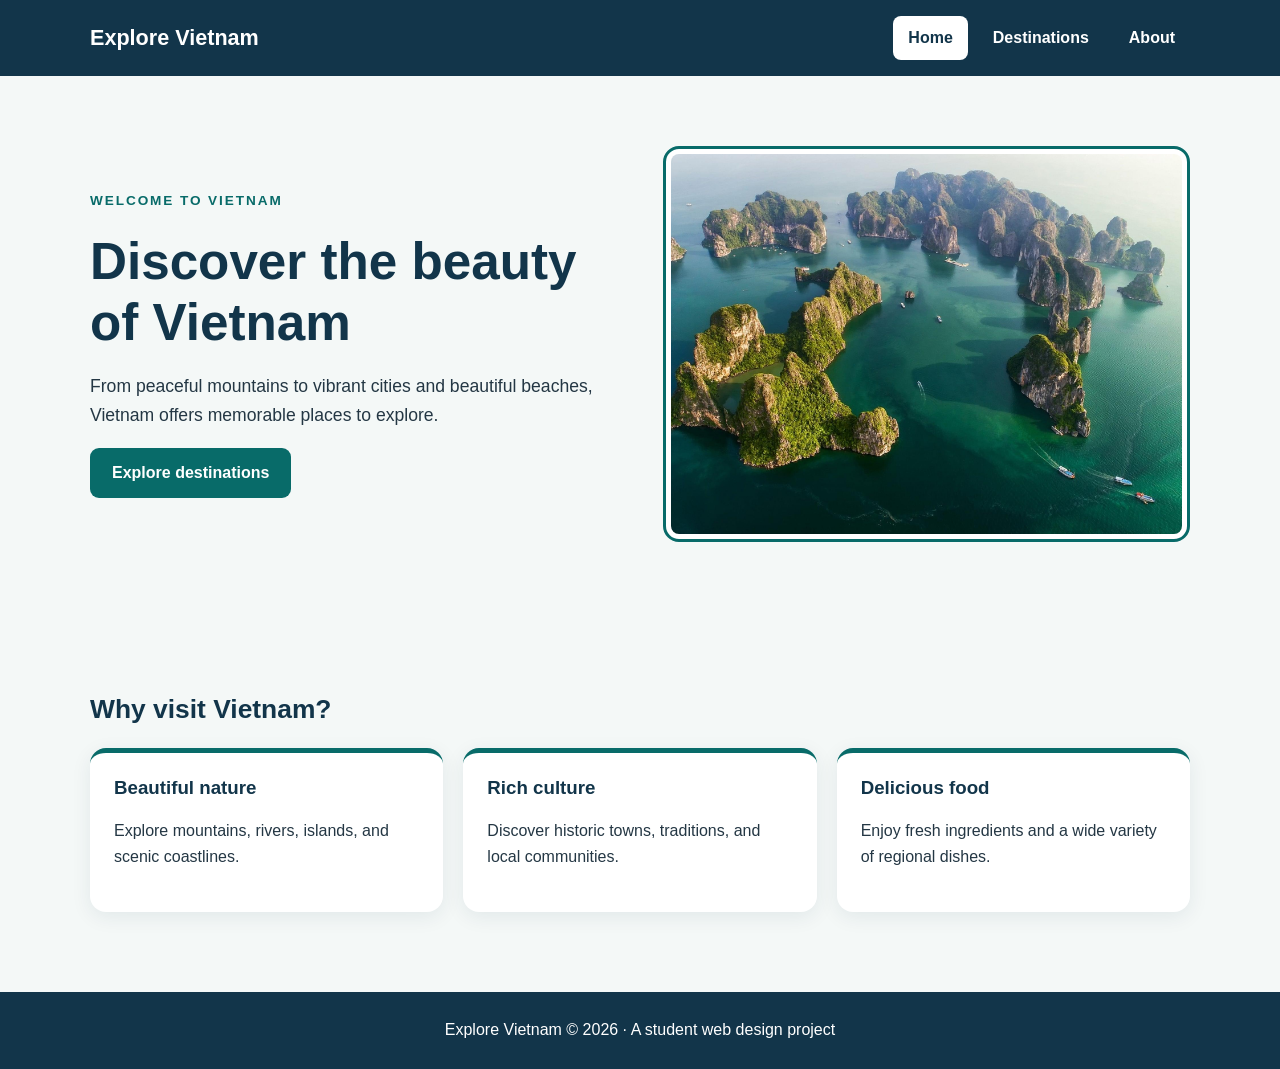
<file: index.html>
<!DOCTYPE html>
<html lang="en">
<head>
  <meta charset="UTF-8">
  <meta name="viewport" content="width=device-width, initial-scale=1.0">
  <meta name="description" content="Explore Vietnam's landscapes, culture, and unforgettable destinations.">
  <title>Home | Explore Vietnam</title>
  <link rel="stylesheet" href="css/style.css">
</head>
<body>
  <a class="skip-link" href="#main-content">Skip to Main Content</a>
  <header class="site-header">
    <div class="header-inner">
      <a class="brand" href="index.html">Explore Vietnam</a>
      <nav aria-label="Main navigation">
        <ul class="nav-list">
          <li><a href="index.html" aria-current="page">Home</a></li>
          <li><a href="destinations.html">Destinations</a></li>
          <li><a href="about.html">About</a></li>
        </ul>
      </nav>
    </div>
  </header>
  <main id="main-content">
    <section class="hero container">
      <div class="hero-copy">
        <p class="eyebrow">Welcome to Vietnam</p>
        <h1>Discover the beauty of Vietnam</h1>
        <p>From peaceful mountains to vibrant cities and beautiful beaches, Vietnam offers memorable places to explore.</p>
        <a class="button" href="destinations.html">Explore destinations</a>
      </div>
      <img class="hero-image" src="images/halong-bay.jpg" alt="Limestone islands rising from the water in Ha Long Bay">
    </section>
    <section class="container section-spacing">
      <h2>Why visit Vietnam?</h2>
      <div class="feature-grid">
        <article class="feature-card"><h3>Beautiful nature</h3><p>Explore mountains, rivers, islands, and scenic coastlines.</p></article>
        <article class="feature-card"><h3>Rich culture</h3><p>Discover historic towns, traditions, and local communities.</p></article>
        <article class="feature-card"><h3>Delicious food</h3><p>Enjoy fresh ingredients and a wide variety of regional dishes.</p></article>
      </div>
    </section>
  </main>
  <footer class="site-footer"><p>Explore Vietnam &copy; 2026 · A student web design project</p></footer>
</body>
</html>
</file>
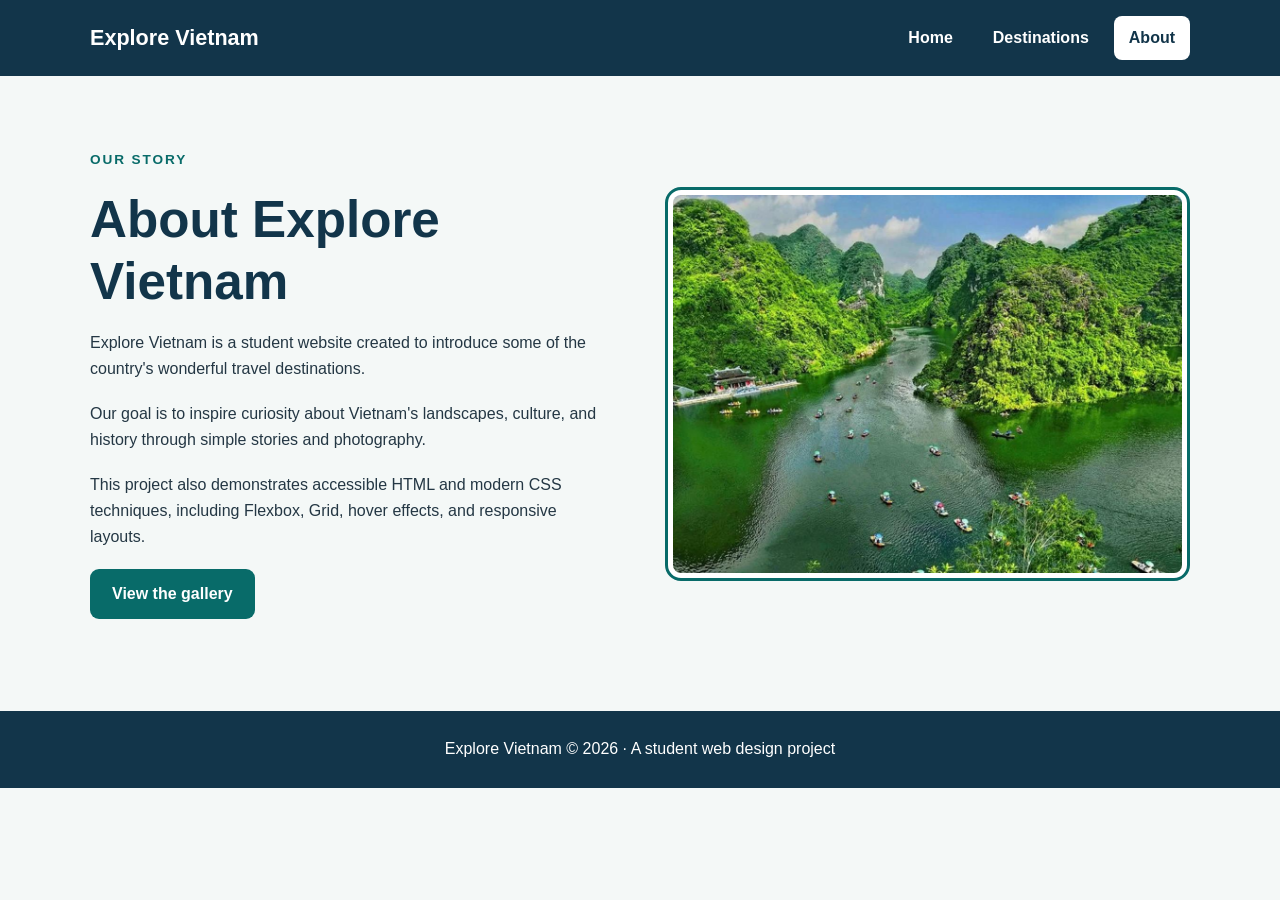
<file: about.html>
<!DOCTYPE html>
<html lang="en">
<head>
  <meta charset="UTF-8">
  <meta name="viewport" content="width=device-width, initial-scale=1.0">
  <meta name="description" content="Learn about the Explore Vietnam student website.">
  <title>About | Explore Vietnam</title>
  <link rel="stylesheet" href="css/style.css">
</head>
<body>
  <a class="skip-link" href="#main-content">Skip to Main Content</a>
  <header class="site-header">
    <div class="header-inner">
      <a class="brand" href="index.html">Explore Vietnam</a>
      <nav aria-label="Main navigation">
        <ul class="nav-list">
          <li><a href="index.html">Home</a></li>
          <li><a href="destinations.html">Destinations</a></li>
          <li><a href="about.html" aria-current="page">About</a></li>
        </ul>
      </nav>
    </div>
  </header>
  <main id="main-content" class="container section-spacing">
    <section class="about-layout">
      <div>
        <p class="eyebrow">Our story</p>
        <h1>About Explore Vietnam</h1>
        <p>Explore Vietnam is a student website created to introduce some of the country's wonderful travel destinations.</p>
        <p>Our goal is to inspire curiosity about Vietnam's landscapes, culture, and history through simple stories and photography.</p>
        <p>This project also demonstrates accessible HTML and modern CSS techniques, including Flexbox, Grid, hover effects, and responsive layouts.</p>
        <a class="button" href="destinations.html">View the gallery</a>
      </div>
      <img src="images/ninhbinh.jpg" alt="River winding between limestone mountains in Ninh Binh">
    </section>
  </main>
  <footer class="site-footer"><p>Explore Vietnam &copy; 2026 · A student web design project</p></footer>
</body>
</html>
</file>
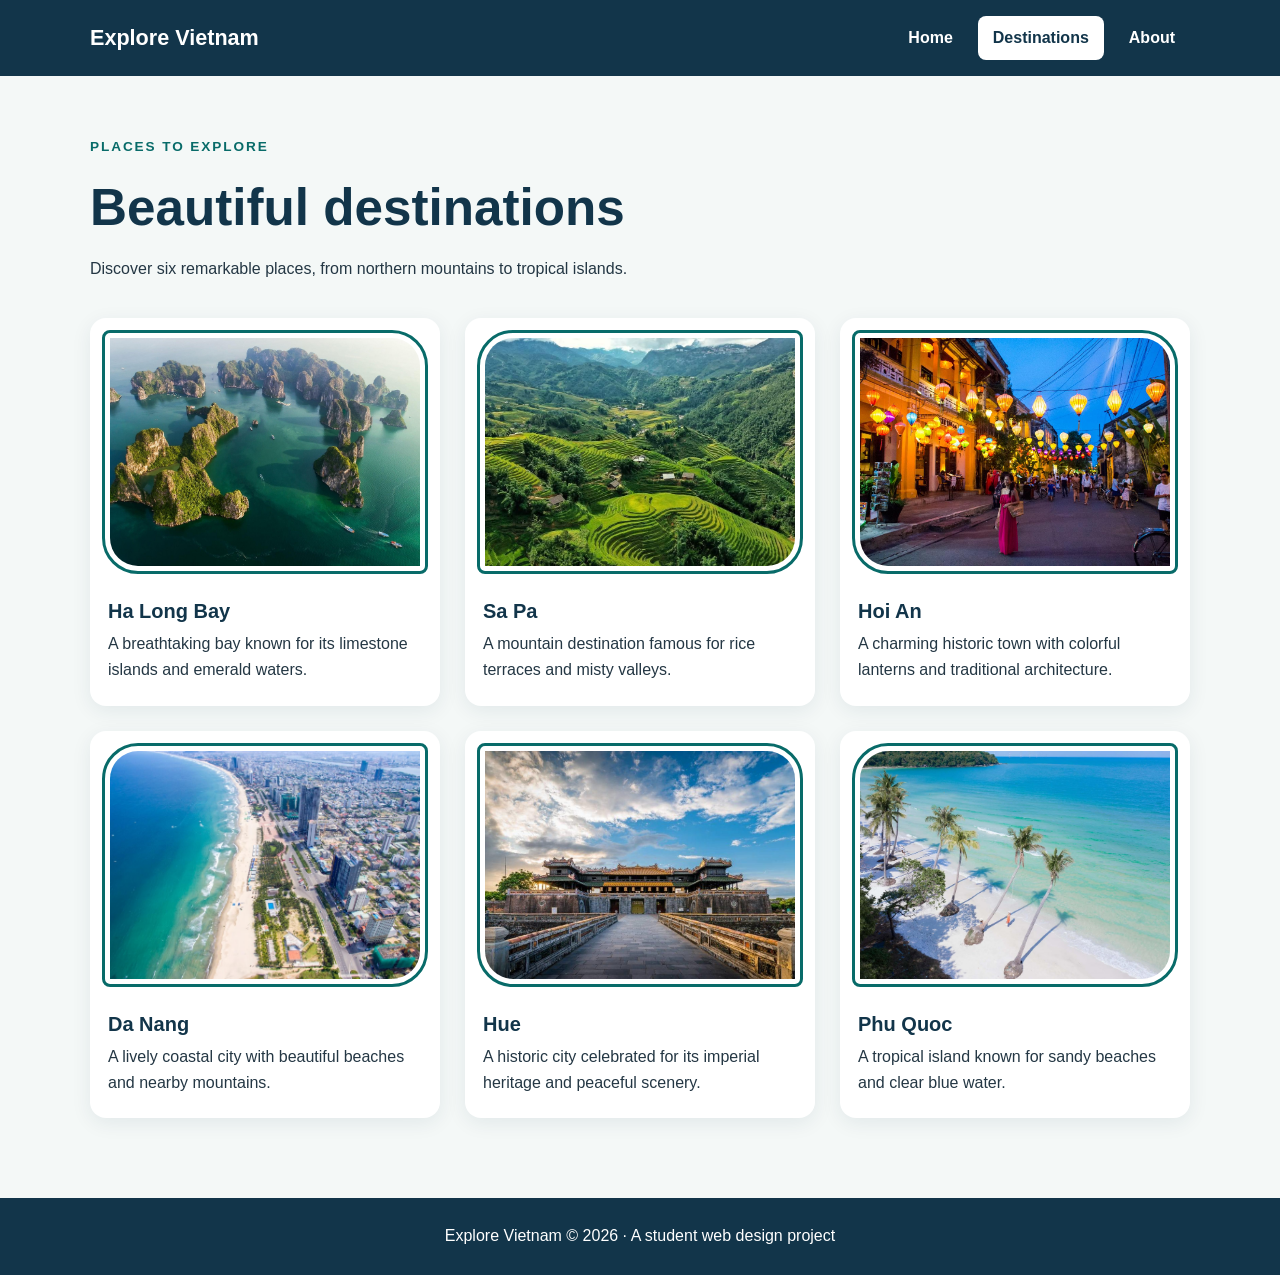
<file: destinations.html>
<!DOCTYPE html>
<html lang="en">
<head>
  <meta charset="UTF-8">
  <meta name="viewport" content="width=device-width, initial-scale=1.0">
  <meta name="description" content="Explore six beautiful travel destinations in Vietnam.">
  <title>Destinations | Explore Vietnam</title>
  <link rel="stylesheet" href="css/style.css">
</head>
<body>
  <a class="skip-link" href="#main-content">Skip to Main Content</a>
  <header class="site-header">
    <div class="header-inner">
      <a class="brand" href="index.html">Explore Vietnam</a>
      <nav aria-label="Main navigation">
        <ul class="nav-list">
          <li><a href="index.html">Home</a></li>
          <li><a href="destinations.html" aria-current="page">Destinations</a></li>
          <li><a href="about.html">About</a></li>
        </ul>
      </nav>
    </div>
  </header>
  <main id="main-content" class="container section-spacing">
    <div class="page-intro">
      <p class="eyebrow">Places to explore</p>
      <h1>Beautiful destinations</h1>
      <p>Discover six remarkable places, from northern mountains to tropical islands.</p>
    </div>
    <section aria-label="Destination gallery" class="destination-grid">
      <article class="destination-card"><img src="images/halong-bay.jpg" alt="Limestone islands in Ha Long Bay"><div class="card-content"><h2>Ha Long Bay</h2><p>A breathtaking bay known for its limestone islands and emerald waters.</p></div></article>
      <article class="destination-card"><img src="images/sapa.jpg" alt="Green terraced rice fields in Sa Pa"><div class="card-content"><h2>Sa Pa</h2><p>A mountain destination famous for rice terraces and misty valleys.</p></div></article>
      <article class="destination-card"><img src="images/hoian.jpg" alt="Lanterns illuminating a street in Hoi An"><div class="card-content"><h2>Hoi An</h2><p>A charming historic town with colorful lanterns and traditional architecture.</p></div></article>
      <article class="destination-card"><img src="images/danang.jpg" alt="Coastal beach and skyline of Da Nang"><div class="card-content"><h2>Da Nang</h2><p>A lively coastal city with beautiful beaches and nearby mountains.</p></div></article>
      <article class="destination-card"><img src="images/hue.jpg" alt="Historic imperial architecture in Hue"><div class="card-content"><h2>Hue</h2><p>A historic city celebrated for its imperial heritage and peaceful scenery.</p></div></article>
      <article class="destination-card"><img src="images/phuquoc.jpg" alt="Palm trees beside a sandy beach in Phu Quoc"><div class="card-content"><h2>Phu Quoc</h2><p>A tropical island known for sandy beaches and clear blue water.</p></div></article>
    </section>
  </main>
  <footer class="site-footer"><p>Explore Vietnam &copy; 2026 · A student web design project</p></footer>
</body>
</html>
</file>
<file: css/style.css>
/* Global styles */
:root {
  --navy: #12354a;
  --teal: #086b69;
  --light: #f4f8f7;
  --white: #ffffff;
  --text: #243744;
}
* { box-sizing: border-box; }
html { scroll-behavior: smooth; }
body { margin: 0; font-family: Arial, Helvetica, sans-serif; line-height: 1.65; color: var(--text); background: var(--light); }
a { color: var(--teal); }
a:focus-visible { outline: 3px solid #d18400; outline-offset: 3px; }
h1, h2, h3 { color: var(--navy); line-height: 1.2; }
h1 { font-size: clamp(2rem, 4vw, 3.2rem); margin: 0 0 18px; }
h2 { font-size: 1.65rem; }
p { margin: 0 0 18px; }
.container { width: min(1100px, 92%); margin-inline: auto; }
.section-spacing { padding-block: 60px 80px; }
/* Keyboard-accessible skip link */
.skip-link { position: absolute; top: -100px; left: 16px; z-index: 100; background: #ffffff; color: #12354a; padding: 12px 18px; border: 3px solid #12354a; border-radius: 8px; font-weight: bold; }
.skip-link:focus { top: 12px; }
/* Navigation uses Flexbox */
.site-header { background: var(--navy); }
.header-inner { width: min(1100px, 92%); margin: auto; display: flex; align-items: center; justify-content: space-between; gap: 24px; padding: 16px 0; }
.brand { color: var(--white); font-weight: bold; font-size: 1.35rem; text-decoration: none; }
.nav-list { list-style: none; display: flex; flex-wrap: wrap; gap: 10px; margin: 0; padding: 0; }
.nav-list a { display: inline-block; padding: 9px 15px; border-radius: 8px; color: var(--white); font-weight: bold; text-decoration: none; transition: background-color .25s ease, transform .25s ease; }
.nav-list a:hover { background: #24677c; transform: translateY(-2px); }
.nav-list a[aria-current="page"] { background: #ffffff; color: var(--navy); }
.nav-list a:focus-visible, .brand:focus-visible { outline: 3px solid #ffcc67; outline-offset: 3px; }
/* Every image has box-model styling */
img { display: block; max-width: 100%; height: auto; border: 3px solid var(--teal); padding: 5px; border-radius: 16px; background: var(--white); }
.hero { display: grid; grid-template-columns: 1fr 1fr; align-items: center; gap: 45px; padding-block: 70px; }
.hero-copy p:not(.eyebrow) { font-size: 1.1rem; }
.hero-image { width: 100%; aspect-ratio: 4 / 3; object-fit: cover; }
.eyebrow { text-transform: uppercase; letter-spacing: .14em; font-size: .85rem; font-weight: bold; color: var(--teal); }
.button { display: inline-block; background: var(--teal); color: #ffffff; text-decoration: none; font-weight: bold; padding: 12px 22px; border-radius: 9px; transition: background-color .25s ease, transform .25s ease; }
.button:hover { background: #064d4b; transform: translateY(-3px); }
/* Grid for feature cards and destinations */
.feature-grid { display: grid; grid-template-columns: repeat(3, 1fr); gap: 20px; }
.feature-card, .destination-card { background: #ffffff; border-radius: 16px; box-shadow: 0 5px 20px rgba(18,53,74,.08); }
.feature-card { padding: 24px; border-top: 5px solid var(--teal); }
.feature-card h3 { margin-top: 0; }
.page-intro { max-width: 680px; margin-bottom: 35px; }
.destination-grid { display: grid; grid-template-columns: repeat(3, minmax(0, 1fr)); gap: 25px; }
.destination-card { padding: 12px; transition: transform .3s ease, box-shadow .3s ease; }
.destination-card:hover { transform: translateY(-6px); box-shadow: 0 12px 28px rgba(18,53,74,.16); }
.destination-card img { width: 100%; aspect-ratio: 4 / 3; object-fit: cover; transition: transform .3s ease; }
.destination-card:hover img { transform: scale(1.02); }
/* nth-child alternates the image corner shape */
.destination-card:nth-child(even) img { border-radius: 36px 8px 36px 8px; }
.destination-card:nth-child(odd) img { border-radius: 8px 36px 8px 36px; }
.card-content { padding: 8px 6px 2px; }
.card-content h2 { font-size: 1.25rem; margin-bottom: 8px; }
.card-content p { margin-bottom: 8px; }
.about-layout { display: grid; grid-template-columns: 1fr 1fr; align-items: center; gap: 50px; min-height: 55vh; }
.about-layout img { width: 100%; aspect-ratio: 4 / 3; object-fit: cover; }
.site-footer { background: var(--navy); color: #ffffff; text-align: center; padding: 25px 16px; }
.site-footer p { margin: 0; }
@media (max-width: 800px) {
  .hero, .about-layout { grid-template-columns: 1fr; }
  .destination-grid { grid-template-columns: repeat(2, minmax(0, 1fr)); }
  .feature-grid { grid-template-columns: 1fr; }
}
@media (max-width: 520px) {
  .header-inner { flex-direction: column; gap: 12px; }
  .nav-list { justify-content: center; }
  .nav-list a { padding: 8px 11px; }
  .destination-grid { grid-template-columns: 1fr; }
  .hero { padding-block: 45px; }
  .section-spacing { padding-block: 40px 60px; }
}
@media (prefers-reduced-motion: reduce) {
  html { scroll-behavior: auto; }
  *, *::before, *::after { transition-duration: .01ms !important; animation-duration: .01ms !important; }
}
</file>
